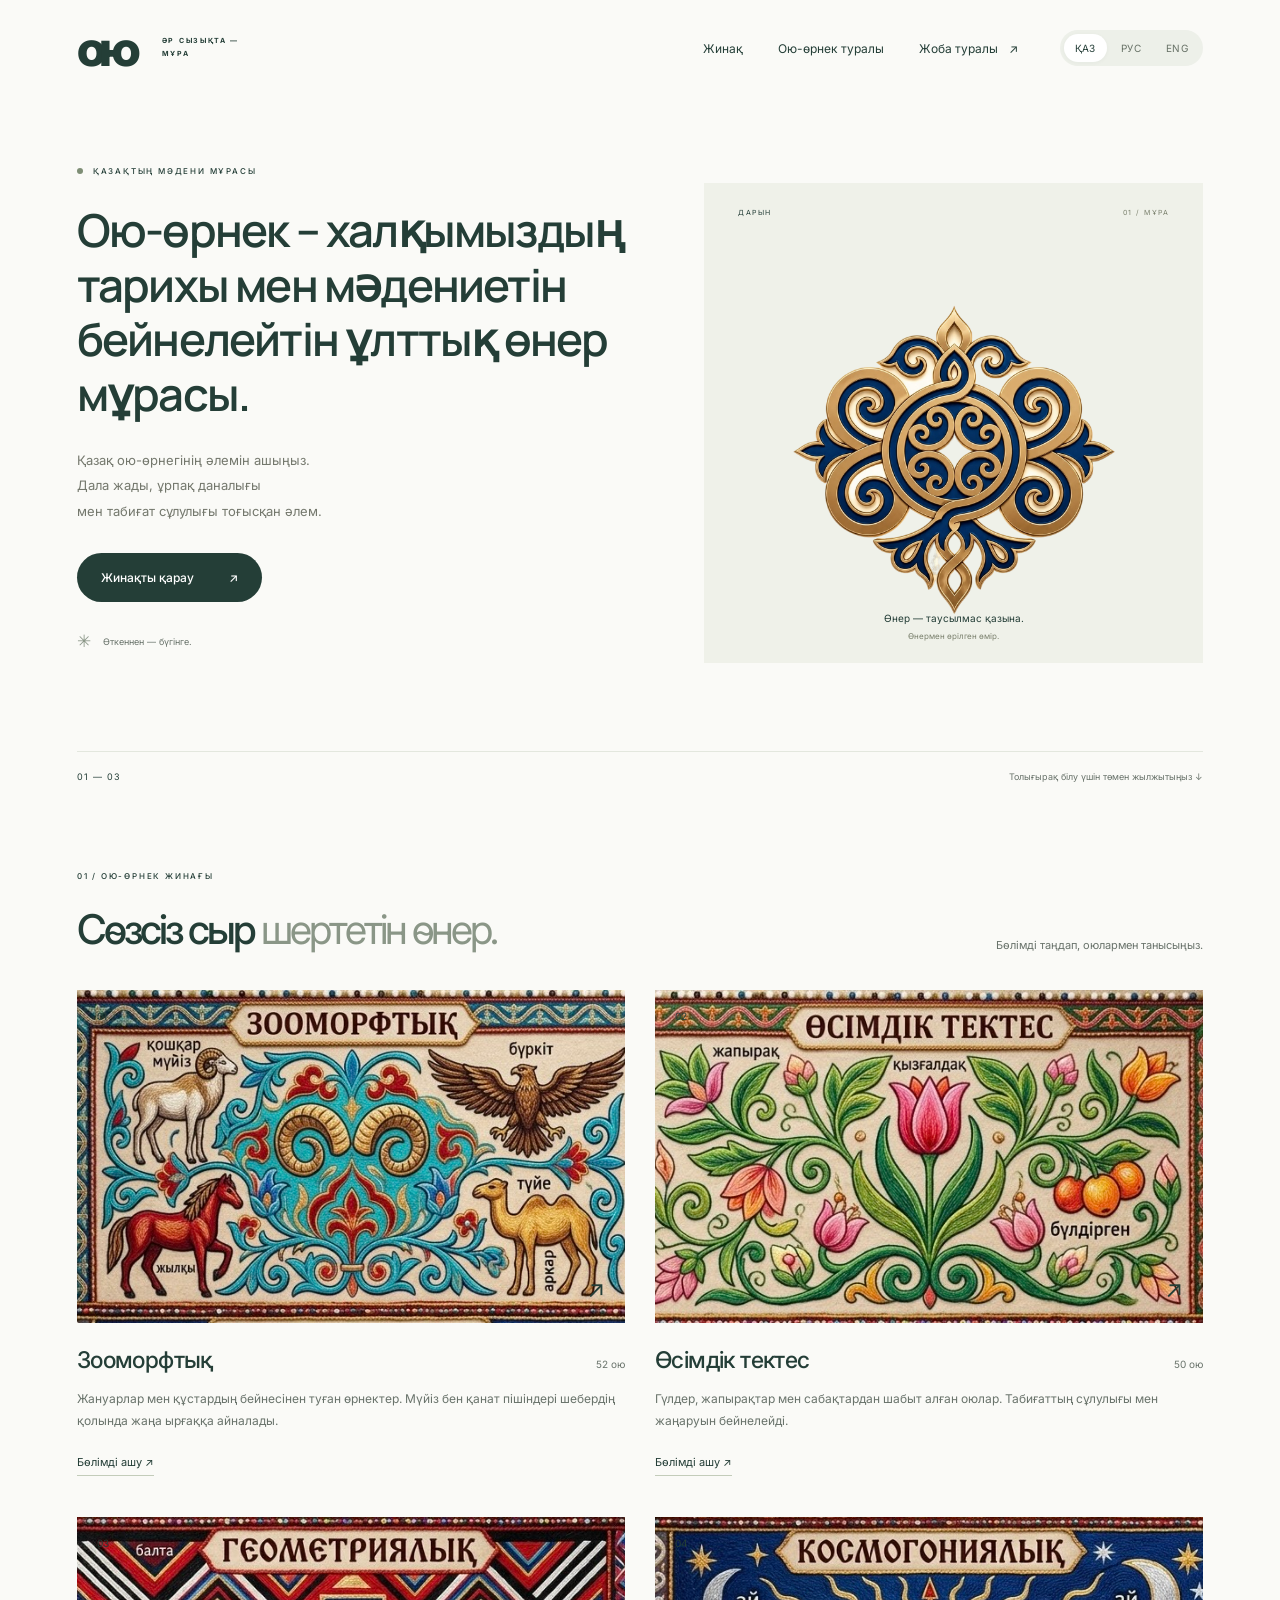
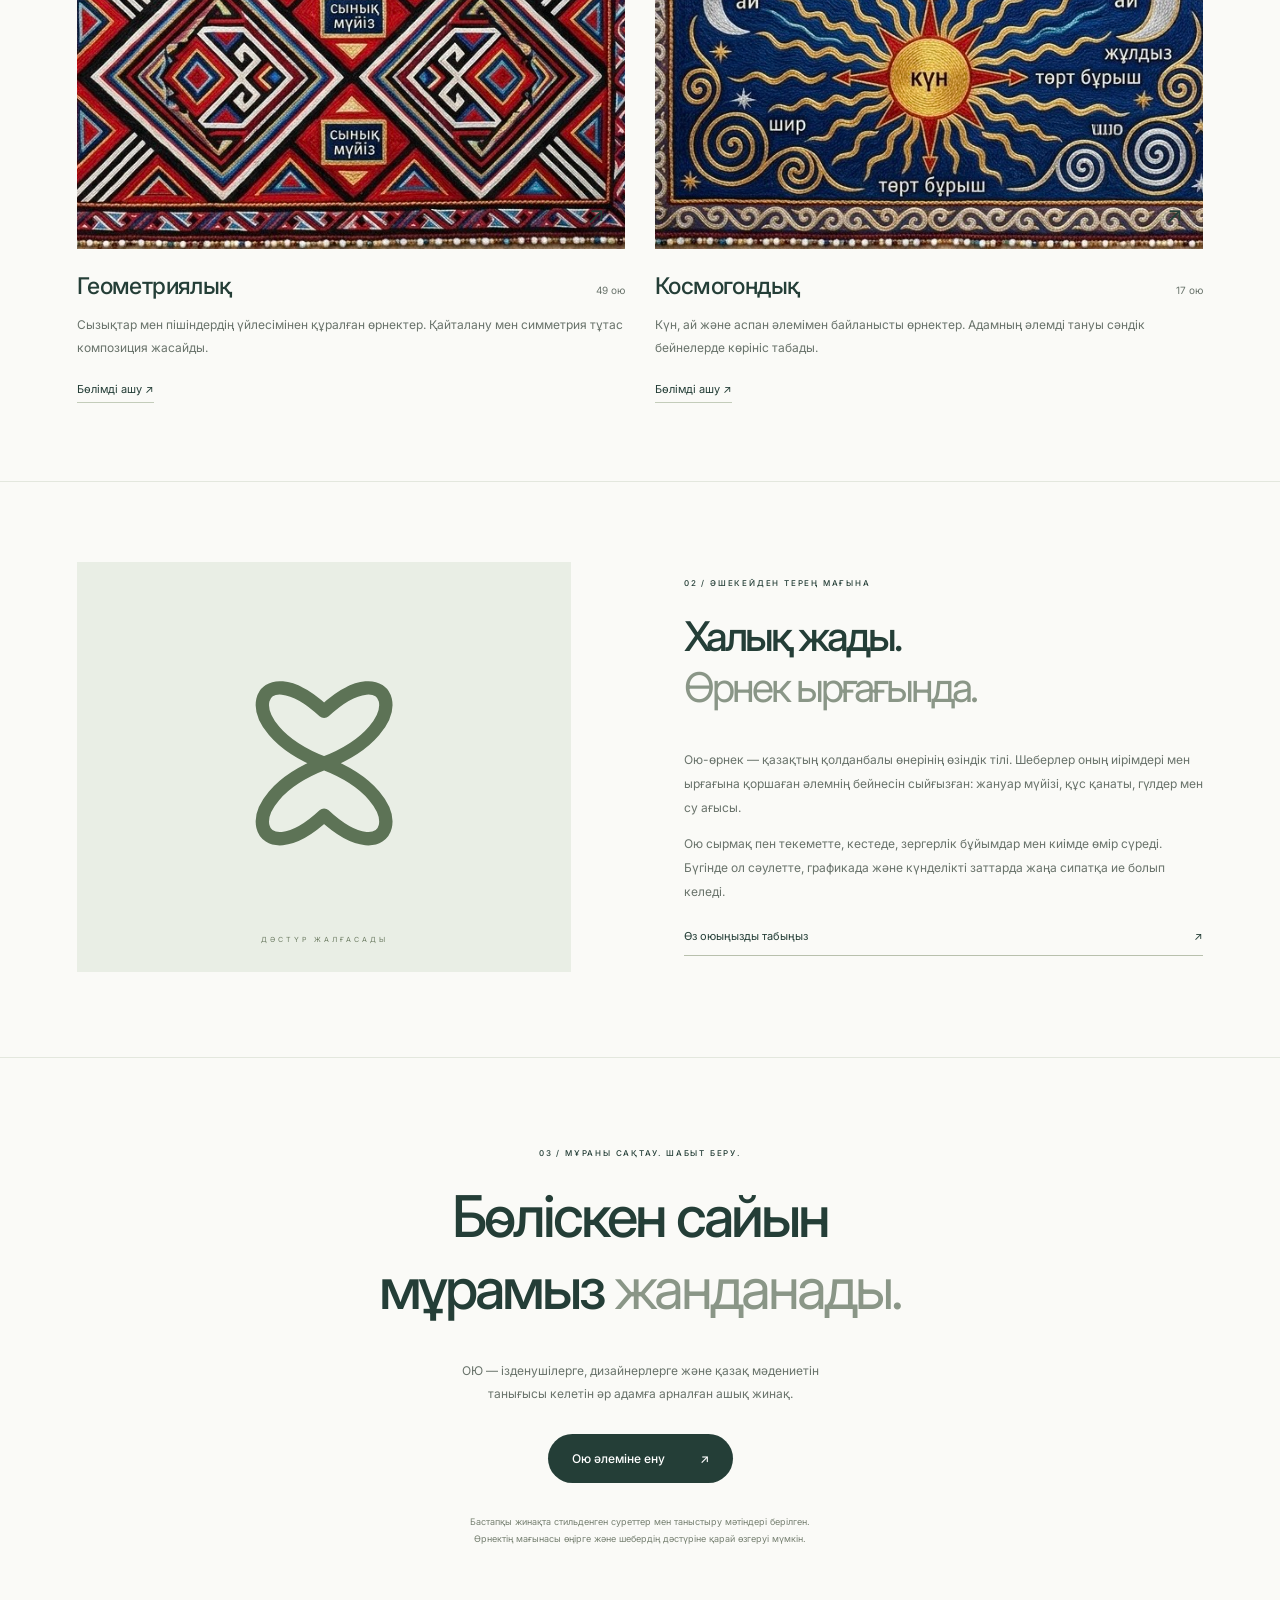
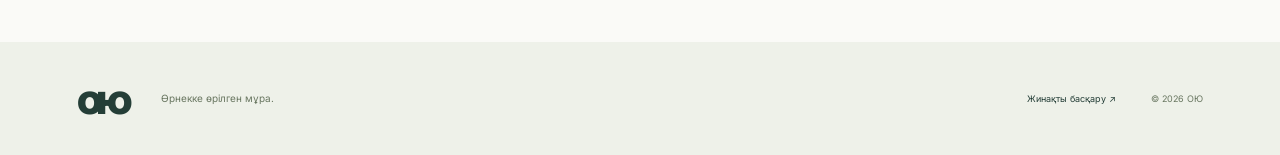
<file: index.html>
<!DOCTYPE html><html lang="kk"><head><meta charset="utf-8"><meta name="viewport" content="width=device-width,initial-scale=1"><meta name="theme-color" content="#183e39"><meta name="description" content="Ою — қазақ ою-өрнектерінің жинағы. Тарихын, мағынасын және қолданылуын таныңыз."><title>ОЮ — ұлттық мұраның ізі</title><link rel="stylesheet" href="assets/style.css?v=20261119-2"><link rel="stylesheet" href="assets/minimal.css"><link rel="stylesheet" href="assets/pages.css"></head><body>
<header class="header"><a class="logo" href="#">ою<span>ӘР СЫЗЫҚТА — МҰРА</span></a><nav aria-label="Негізгі мәзір"><a href="#collection">Жинақ</a><a href="#story">Ою-өрнек туралы</a><a href="#project">Жоба туралы <span>↗</span></a></nav><nav class="language-switch" aria-label="Тіл / Язык"><a href="?lang=kk" lang="kk" hreflang="kk" aria-current="true">ҚАЗ</a><a href="?lang=ru" lang="ru" hreflang="ru">РУС</a><a href="?lang=en" lang="en">ENG</a></nav><a class="header-cta" href="#collection">Танысу <span>↗</span></a></header>
<main><section class="hero"><div class="hero-copy"><div class="eyebrow"><i></i> ҚАЗАҚТЫҢ МӘДЕНИ МҰРАСЫ</div><h1 class="hero-quote">Ою-өрнек – халқымыздың тарихы мен мәдениетін бейнелейтін ұлттық өнер мұрасы.</h1><p>Қазақ ою-өрнегінің әлемін ашыңыз.<br>Дала жады, ұрпақ даналығы<br>мен табиғат сұлулығы тоғысқан әлем.</p><a class="button" href="#collection">Жинақты қарау <span>↗</span></a><div class="hero-note"><span>✳</span> Өткеннен — бүгінге.</div></div><div class="hero-art"><div class="art-caption">ҚОШҚАР МҮЙІЗ <span>01 / МҰРА</span></div><div class="medallion"><img src="assets/oyu-hero.png?v=20261119-2" alt="Көк түсті қазақ ою-өрнегі"></div><div class="art-bottom"><span>Өнер — таусылмас қазына.</span><span>Өнермен өрілген өмір.</span></div></div><div class="hero-index">01 — 03 <span>Толығырақ білу үшін төмен жылжытыңыз ↓</span></div></section>
<div class="ticker" aria-hidden="true"><span>ҰЛТТЫҚ МҰРА</span> ✳ <span>ӨРНЕКТЕГІ ӨНЕР</span> ✳ <span>ДАЛА ДАУЫСЫ</span> ✳ <span>ЖАЛҒАСҚАН ДӘСТҮР</span> ✳ <span>ҰЛТТЫҚ МҰРА</span></div>
<section class="collection section" id="collection">
<div class="section-top"><div><div class="eyebrow">01 / ОЮ-ӨРНЕК ЖИНАҒЫ</div><h2>Сөзсіз сыр <em>шертетін өнер.</em></h2></div><p>Бөлімді таңдап, оюлармен танысыңыз.</p></div>
<div class="section-cards"><a class="section-card" href="section.html?id=animals&lang=kk"><div class="section-cover"><img src="assets/sections/animals.svg" alt="Жануар тектес" loading="lazy"><span>01</span><span class="section-arrow">↗</span></div><div class="section-card-title"><h3>Жануар тектес</h3><span>0 ою</span></div><p>Жануарлар мен құстардың бейнесінен туған өрнектер. Мүйіз бен қанат пішіндері шебердің қолында жаңа ырғаққа айналады.</p><span class="section-card-link">Бөлімді ашу ↗</span></a>
<a class="section-card" href="section.html?id=plants&lang=kk"><div class="section-cover"><img src="assets/sections/plants.svg" alt="Өсімдік тектес" loading="lazy"><span>02</span><span class="section-arrow">↗</span></div><div class="section-card-title"><h3>Өсімдік тектес</h3><span>0 ою</span></div><p>Гүлдер, жапырақтар мен сабақтардан шабыт алған оюлар. Табиғаттың сұлулығы мен жаңаруын бейнелейді.</p><span class="section-card-link">Бөлімді ашу ↗</span></a>
<a class="section-card" href="section.html?id=geometry&lang=kk"><div class="section-cover"><img src="assets/sections/geometry.svg" alt="Геометриялық" loading="lazy"><span>03</span><span class="section-arrow">↗</span></div><div class="section-card-title"><h3>Геометриялық</h3><span>0 ою</span></div><p>Сызықтар мен пішіндердің үйлесімінен құралған өрнектер. Қайталану мен симметрия тұтас композиция жасайды.</p><span class="section-card-link">Бөлімді ашу ↗</span></a>
<a class="section-card" href="section.html?id=cosmos&lang=kk"><div class="section-cover"><img src="assets/sections/cosmos.svg" alt="Ғарыштық" loading="lazy"><span>04</span><span class="section-arrow">↗</span></div><div class="section-card-title"><h3>Ғарыштық</h3><span>0 ою</span></div><p>Күн, ай және аспан әлемімен байланысты өрнектер. Адамның әлемді тануы сәндік бейнелерде көрініс табады.</p><span class="section-card-link">Бөлімді ашу ↗</span></a>
</div></section><section class="story section" id="story"><div class="story-art"><svg viewBox="-85 -10 170 155" fill="none" aria-hidden="true"><g stroke="currentColor" stroke-width="9" stroke-linecap="round" stroke-linejoin="round"><path d="M0 65 C-65 40 -45 -12 0 30 C45 -12 65 40 0 65 C65 90 45 142 0 100 C-45 142 -65 90 0 65 Z" /></g></svg><span>ДӘСТҮР ЖАЛҒАСАДЫ</span></div><div class="story-copy"><div class="eyebrow">02 / ӘШЕКЕЙДЕН ТЕРЕҢ МАҒЫНА</div><h2>Халық жады.<br><em>Өрнек ырғағында.</em></h2><p>Ою-өрнек — қазақтың қолданбалы өнерінің өзіндік тілі. Шеберлер оның иірімдері мен ырғағына қоршаған әлемнің бейнесін сыйғызған: жануар мүйізі, құс қанаты, гүлдер мен су ағысы.</p><p>Ою сырмақ пен текеметте, кестеде, зергерлік бұйымдар мен киімде өмір сүреді. Бүгінде ол сәулетте, графикада және күнделікті заттарда жаңа сипатқа ие болып келеді.</p><a href="#collection" class="text-link">Өз оюыңызды табыңыз <span>↗</span></a></div></section>
<section class="project section" id="project"><div class="eyebrow">03 / МҰРАНЫ САҚТАУ. ШАБЫТ БЕРУ.</div><h2>Бөліскен сайын<br>мұрамыз <em>жанданады.</em></h2><p>ОЮ — ізденушілерге, дизайнерлерге және қазақ мәдениетін<br>танығысы келетін әр адамға арналған ашық жинақ.</p><a class="button" href="#collection">Ою әлеміне ену <span>↗</span></a><small>Бастапқы жинақта стильденген суреттер мен таныстыру мәтіндері берілген.<br>Өрнектің мағынасы өңірге және шебердің дәстүріне қарай өзгеруі мүмкін.</small></section></main>
<footer><a class="logo" href="#">ою</a><p>Өрнекке өрілген мұра.</p><a href="admin.html">Жинақты басқару ↗</a><span>© 2026 ОЮ</span></footer>
<script src="assets/catalog.js"></script><script src="assets/templates.js?v=20261120-2"></script><script src="assets/i18n-en.js"></script><script src="assets/github.js"></script><script src="assets/editor-languages.js"></script><script src="assets/static.js"></script></body></html>
</file>
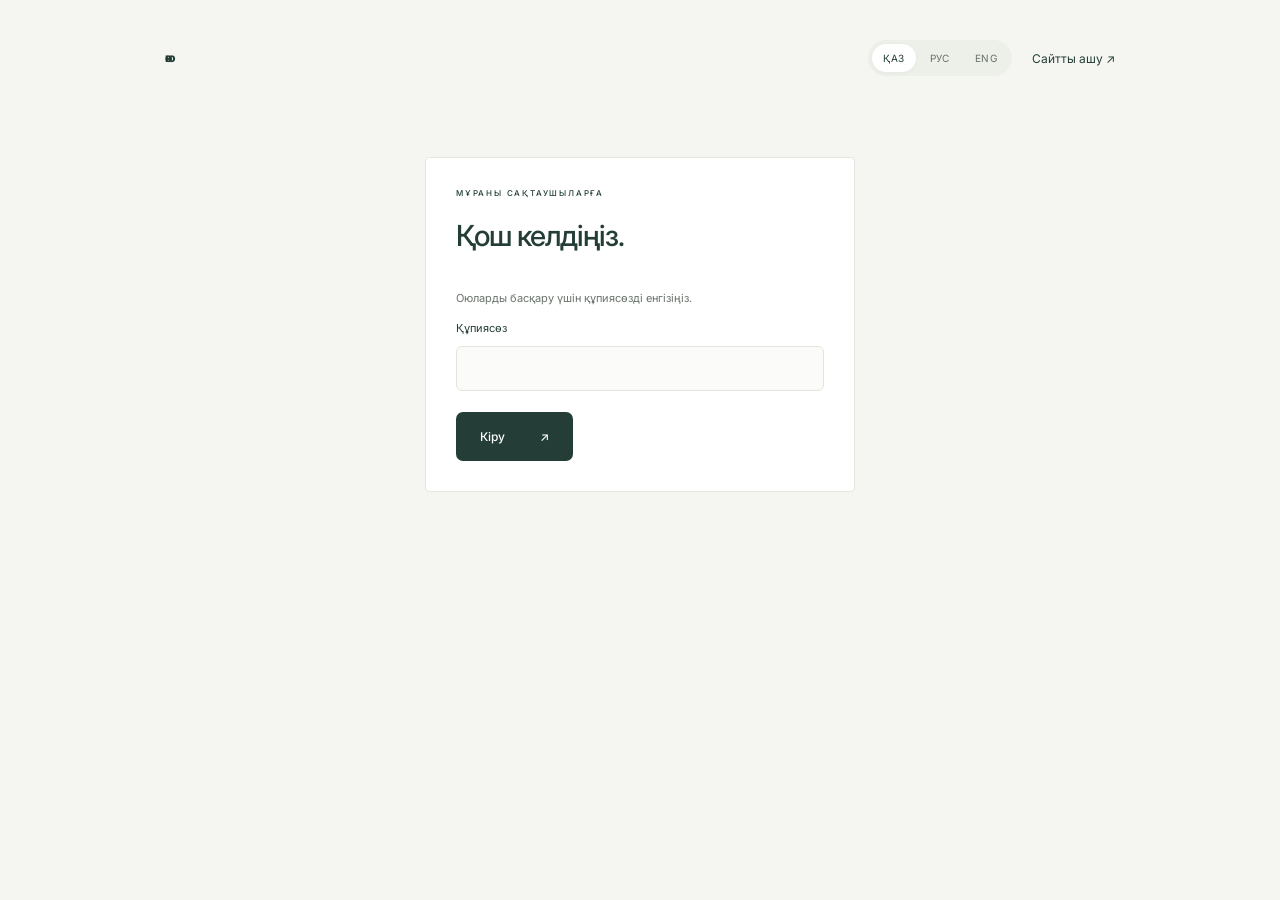
<file: admin.html>
<!DOCTYPE html><html lang="kk"><head><meta charset="utf-8"><meta name="viewport" content="width=device-width,initial-scale=1"><meta name="robots" content="noindex,nofollow"><title>ОЮ — жинақты басқару</title><link rel="stylesheet" href="assets/style.css"><link rel="stylesheet" href="assets/minimal.css"><link rel="stylesheet" href="assets/admin.css"></head><body class="admin-app">
<main class="admin-body"><header class="admin-head"><a href="index.html" class="logo">ою</a><div class="admin-top-actions"><nav class="language-switch" aria-label="Тіл / Язык"><a href="?lang=kk&view=auth&section=animals" lang="kk" hreflang="kk" aria-current="true">ҚАЗ</a><a href="?lang=ru&view=auth&section=animals" lang="ru" hreflang="ru">РУС</a><a href="?lang=en" lang="en">ENG</a></nav><a href="index.html">Сайтты ашу ↗</a></div></header><section class="panel auth"><div class="eyebrow">МҰРАНЫ САҚТАУШЫЛАРҒА</div><h2 style="margin-top:20px">Қош келдіңіз.</h2><p class="subtle">Оюларды басқару үшін құпиясөзді енгізіңіз.</p><form method="post"><input type="hidden" name="csrf" value="fe5e988f0344731fb3127a880770a74e2294e4725029a79d"><input type="hidden" name="action" value="login"><label class="field">Құпиясөз<input type="password" name="password" required autocomplete="current-password"></label><button class="button">Кіру <span>↗</span></button></form></section>
</main><script src="assets/catalog.js"></script><script src="assets/templates.js?v=20261104-kk2"></script><script src="assets/i18n-en.js"></script><script src="assets/github-config.js"></script><script src="assets/github.js"></script><script src="assets/editor-languages.js"></script><script src="assets/static.js?v=20261104-config1"></script></body></html>
</file>
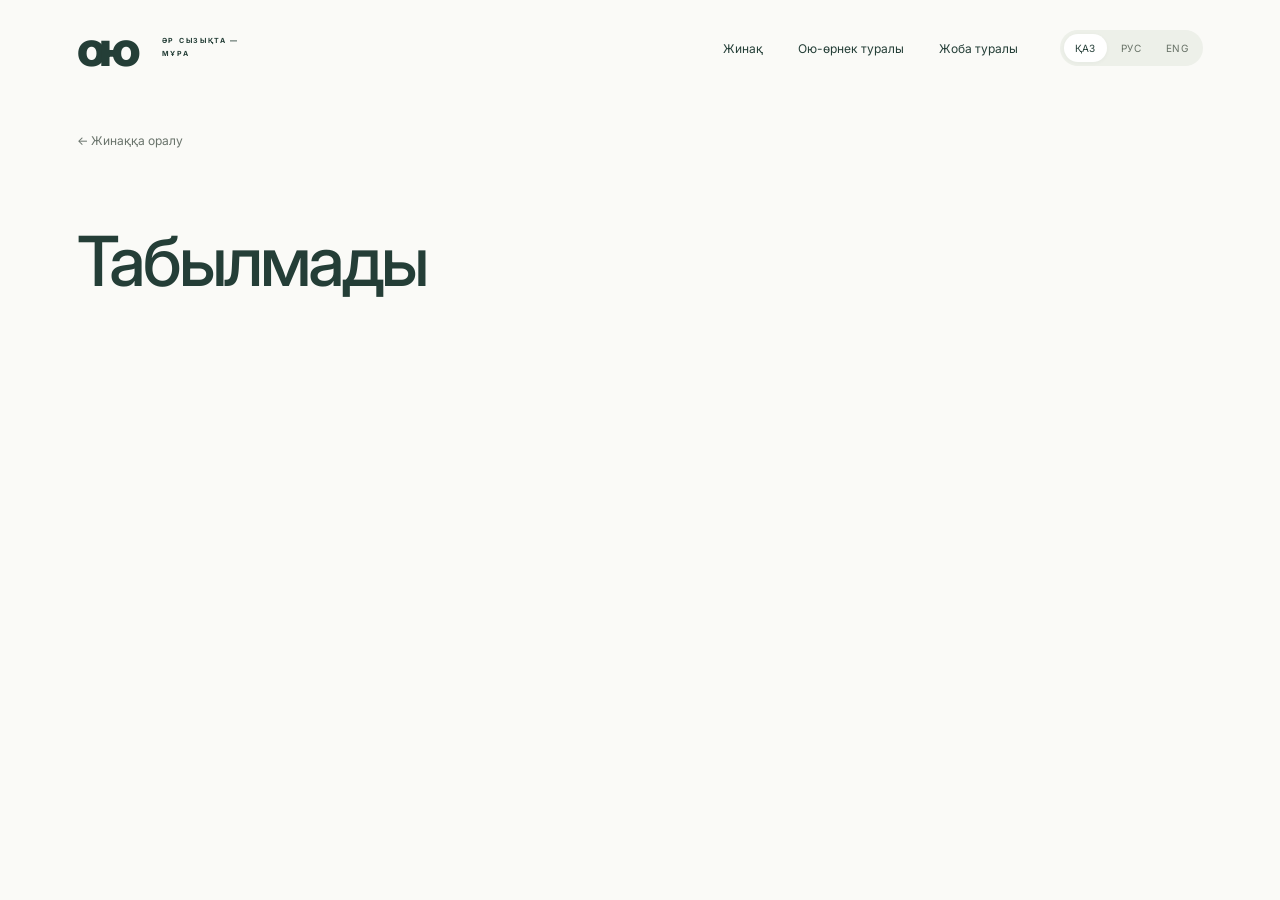
<file: ornament.html>
<!DOCTYPE html><html lang="kk"><head><meta charset="utf-8"><meta name="viewport" content="width=device-width,initial-scale=1"><title>__NAME__ — ОЮ</title><meta name="description" content="__DESCRIPTION__"><link rel="stylesheet" href="assets/style.css"><link rel="stylesheet" href="assets/minimal.css"><link rel="stylesheet" href="assets/pages.css"></head><body><main class="section"><p>Жүктелуде…</p></main><script src="assets/catalog.js"></script><script src="assets/templates.js?v=20261104-kk2"></script><script src="assets/i18n-en.js"></script><script src="assets/github.js"></script><script src="assets/editor-languages.js"></script><script src="assets/static.js"></script></body></html>
</file>
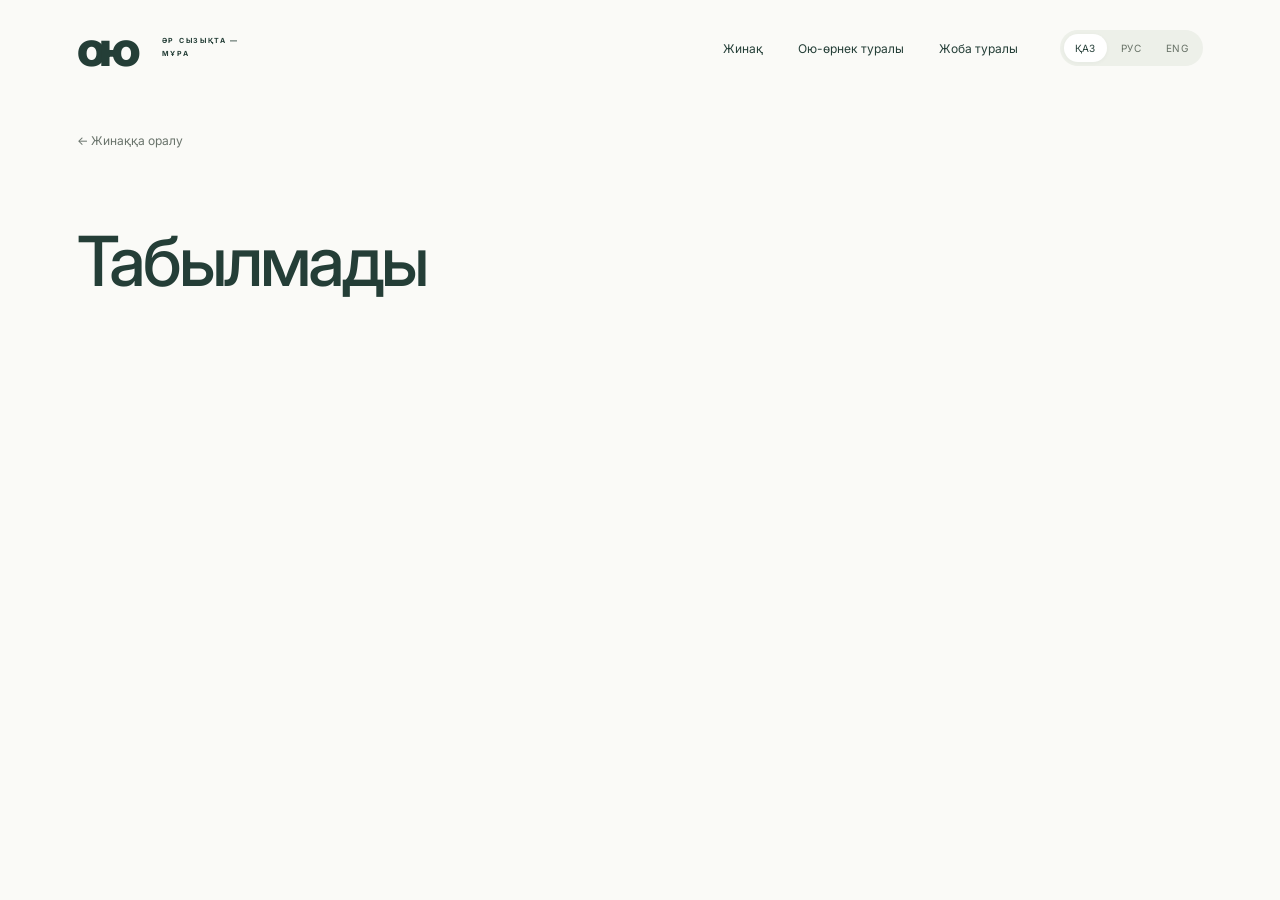
<file: section.html>
<!DOCTYPE html><html lang="kk"><head><meta charset="utf-8"><meta name="viewport" content="width=device-width,initial-scale=1"><title>Жануар тектес — ОЮ</title><meta name="description" content="Жануарлар мен құстардың бейнесінен туған өрнектер. Мүйіз бен қанат пішіндері шебердің қолында жаңа ырғаққа айналады."><link rel="stylesheet" href="assets/style.css"><link rel="stylesheet" href="assets/minimal.css"><link rel="stylesheet" href="assets/pages.css"></head><body><main class="section"><p>Жүктелуде…</p></main><script src="assets/catalog.js"></script><script src="assets/templates.js?v=20261104-kk2"></script><script src="assets/i18n-en.js"></script><script src="assets/github.js"></script><script src="assets/editor-languages.js"></script><script src="assets/static.js"></script></body></html>
</file>
<file: assets/style.css>
@import url('https://fonts.googleapis.com/css2?family=Manrope:wght@400;500;600;700;800&family=Playfair+Display:ital,wght@0,500;0,600;0,700;1,500;1,600&display=swap');
:root{--paper:#f6f3eb;--ink:#203f38;--muted:#777a6d;--line:#dcded1;--rust:#ad5037;--green:#203f38}*{box-sizing:border-box}html{scroll-behavior:smooth;scroll-padding-top:30px}body{margin:0;background:var(--paper);color:var(--ink);font-family:Manrope,Arial,sans-serif;font-size:14px}button,input,textarea,select{font:inherit}button,a,input,textarea,select{-webkit-tap-highlight-color:transparent}button,a{touch-action:manipulation}a{color:inherit;text-decoration:none}button{cursor:pointer}button:focus-visible,a:focus-visible,input:focus-visible,textarea:focus-visible,select:focus-visible{outline:3px solid #be7947;outline-offset:4px}[hidden]{display:none!important}.header{height:110px;max-width:1440px;margin:auto;padding:0 6%;display:flex;align-items:center;justify-content:space-between;border-bottom:1px solid var(--line)}.logo{font-size:56px;line-height:1;font-weight:800;letter-spacing:-7px;display:flex;align-items:center;gap:28px}.logo span{font-size:8px;font-weight:700;letter-spacing:2px;max-width:105px;line-height:1.8}.header nav{display:flex;gap:35px;font-size:12px}.header nav a:hover,.text-link:hover{color:var(--rust)}.header nav span{margin-left:8px}.header-cta{padding:12px 18px;border:1px solid #b4bbaa;border-radius:5px;font-size:12px}.header-cta span{margin-left:24px}.hero{max-width:1440px;margin:auto;padding:70px 6% 0;display:grid;grid-template-columns:1.1fr 1fr;gap:45px}.eyebrow{font-size:9px;font-weight:800;letter-spacing:2px;display:flex;align-items:center;gap:10px}.eyebrow i{width:6px;height:6px;background:var(--rust);border-radius:50%}h1,h2,h3,p{margin-top:0}h1,h2{font-family:'Playfair Display',Georgia,serif;font-weight:500;letter-spacing:-2px}h1{font-size:clamp(52px,5.6vw,84px);line-height:1.12;margin:27px 0}h1 em,h2 em{font-weight:500;color:var(--rust)}.hero-copy>p{line-height:1.9;color:#74786d;font-size:14px;margin-bottom:29px}.button{display:inline-flex;align-items:center;justify-content:space-between;gap:42px;background:var(--green);color:#fff;padding:19px 24px;border:0;border-radius:4px;font-size:12px}.button:hover{background:#315a4c}.hero-note{display:flex;gap:12px;align-items:center;margin:29px 0;font-size:10px;color:var(--muted)}.hero-note span{font-size:24px;color:var(--rust)}.hero-art{position:relative;background:#e8e8dc;min-height:480px;border-radius:140px 140px 4px 4px;display:flex;align-items:center;justify-content:center;overflow:hidden;background-image:radial-gradient(#abb09933 .7px,transparent .7px);background-size:5px 5px}.art-caption{position:absolute;top:40px;left:34px;right:34px;font-size:8px;letter-spacing:1.5px;display:flex;justify-content:space-between;z-index:2}.art-caption span{color:#7a806d}.medallion{width:350px;height:350px;position:relative;border:1px solid #a1aa8b80;border-radius:50%;outline:1px solid #a1aa8b50;outline-offset:15px;transform:rotate(45deg);color:var(--ink)}.medallion:after{content:'';position:absolute;inset:20px;border:1px solid #9da88e70;border-radius:50%}.horn{position:absolute;width:44%;height:49%;left:28%;top:1%;transform-origin:50% 100%}.horn svg{width:100%;height:100%}.h1{transform:rotate(90deg)}.h2{transform:rotate(180deg)}.h3{transform:rotate(270deg)}.medallion-center{position:absolute;left:44%;top:42%;font-size:43px;color:var(--rust)}.art-bottom{position:absolute;bottom:25px;text-align:center;display:grid;gap:7px;font-size:12px}.art-bottom span+span{font-size:8px;color:#7a806d}.hero-index{grid-column:1/-1;display:flex;justify-content:space-between;border-top:1px solid var(--line);padding:19px 0 22px;font-size:9px;letter-spacing:1px}.hero-index span{color:var(--muted);letter-spacing:0}.ticker{background:var(--green);color:#b6c2a5;white-space:nowrap;overflow:hidden;padding:22px 0;display:flex;align-items:center;justify-content:space-around;gap:40px;font-size:24px}.ticker span{font-size:10px;letter-spacing:3px;flex-shrink:0}.section{max-width:1440px;margin:auto;padding:84px 6%}.section-top{display:flex;justify-content:space-between;align-items:flex-end;gap:24px}h2{font-size:clamp(32px,3.2vw,48px);line-height:1.22;margin:20px 0 30px}.section-top>p{font-size:11px;color:var(--muted);line-height:1.9;margin-bottom:34px}.collection-tools{display:flex;justify-content:space-between;gap:18px;margin:12px 0 24px}.filters{display:flex;gap:7px;flex-wrap:wrap}.filter{border:1px solid var(--line);padding:10px 14px;background:transparent;border-radius:4px;color:#777c6e;font-size:10px}.filter.active{background:var(--green);border-color:var(--green);color:white}.search{display:flex;align-items:center;gap:10px;border-bottom:1px solid #bfc4b6;min-width:180px}.search span{font-size:25px}.search input{border:0;background:none;width:150px;padding:10px 0;font-size:11px;outline-offset:0}.results-label{display:flex;justify-content:space-between;font-size:9px;color:var(--muted);padding:0 0 16px}.results-label span+span{font-size:8px;letter-spacing:1.5px}.grid{display:grid;grid-template-columns:repeat(3,1fr);gap:35px 25px}.ornament-card{padding:0;border:0;text-align:left;color:inherit;background:transparent;min-width:0}.card-art{height:270px;border-radius:5px;position:relative;display:flex;align-items:center;justify-content:center;overflow:hidden;transition:transform .25s}.ornament-card:hover .card-art{transform:translateY(-5px)}.terracotta{background:#eaded1;color:#a54d35}.teal{background:#dfe5dc;color:#27554b}.olive{background:#e7e8d8;color:#7a8051}.sand{background:#ede4d5;color:#aa8051}.card-art>svg{width:49%;height:62%;transition:transform .35s}.ornament-card:hover svg{transform:scale(1.07)}.card-art img{width:100%;height:100%;object-fit:contain;padding:25px}.card-number{position:absolute;top:18px;left:20px;font-size:9px;opacity:.6}.card-open{position:absolute;right:17px;bottom:16px;width:28px;height:28px;border:1px solid currentColor;border-radius:50%;display:grid;place-items:center;font-size:16px;opacity:.7}.card-info{display:flex;justify-content:space-between;align-items:center;padding:18px 0;border-bottom:1px solid var(--line);gap:8px}.card-info h3{font-size:17px;margin:0 0 6px;font-weight:600}.card-info p{font-size:10px;color:var(--muted);margin:0}.card-info>span{font-size:8px;border:1px solid var(--line);padding:6px;border-radius:3px;color:var(--muted)}.collection-foot{margin:32px 0 0;font-size:10px;color:var(--muted);display:flex;justify-content:space-between;align-items:center}.collection-foot span{font-size:25px;color:var(--rust)}#empty{padding:50px 10px;text-align:center;color:var(--muted)}.story{display:grid;grid-template-columns:1fr 1.05fr;gap:8%;border-top:1px solid var(--line);align-items:center}.story-art{min-height:410px;background:var(--green);color:#c2c5a2;border-radius:4px 120px 4px 4px;display:flex;align-items:center;justify-content:center;position:relative;background-image:repeating-linear-gradient(45deg,transparent,transparent 18px,#ffffff05 19px,#ffffff05 20px)}.story-art>svg{width:62%;height:280px}.story-art>span{position:absolute;bottom:28px;font-size:8px;letter-spacing:3px}.story-copy>p{font-size:12px;line-height:1.95;color:var(--muted)}.text-link{margin-top:25px;display:flex;justify-content:space-between;border-bottom:1px solid #b8c0ad;padding-bottom:12px;font-size:11px}.project{text-align:center;border-top:1px solid var(--line);position:relative}.project .eyebrow{justify-content:center}.project h2{font-size:clamp(40px,4.5vw,65px)}.project p{line-height:1.9;color:var(--muted);font-size:12px;margin-bottom:28px}.project small{display:block;font-size:9px;line-height:1.9;color:var(--muted);margin-top:30px}footer{background:var(--green);color:#e6e8db;padding:34px 6%;display:flex;align-items:center;gap:35px}footer .logo{font-size:43px}footer p{margin:0;font-size:10px;color:#b9c2b0}footer>a:not(.logo){font-size:10px;margin-left:auto}footer>span{font-size:9px;color:#b9c2b0}dialog{background:var(--paper);border:0;border-radius:9px;padding:0;width:min(820px,92vw);max-height:90dvh;color:var(--ink)}dialog::backdrop{background:#102c27b5;backdrop-filter:blur(5px)}.close{position:absolute;right:14px;top:14px;z-index:3;border:0;border-radius:50%;width:35px;height:35px;background:var(--paper);font-size:25px;color:var(--ink)}#detail-content{display:grid;grid-template-columns:.8fr 1fr}#detail-content>.card-art{height:100%;min-height:400px;border-radius:0}.detail-body{padding:40px 30px}.detail-body>div{font-size:10px;letter-spacing:1px;color:var(--rust)}.detail-body h2{font-size:34px;margin:15px 0}.detail-body p{font-size:12px;line-height:1.9;color:#74786d}.detail-body h3{font-size:13px;margin-top:25px}.admin-body{max-width:1100px;margin:0 auto;padding:40px 25px}.admin-head{display:flex;justify-content:space-between;gap:20px;align-items:center;margin-bottom:40px}.admin-head h1{font-size:40px;margin:0}.admin-head a{font-size:12px}.panel{background:#fffdf6;border:1px solid var(--line);border-radius:8px;padding:30px}.auth{max-width:460px;margin:9vh auto}.panel h2{font-size:29px;margin-top:0}.field{display:grid;gap:8px;margin-bottom:18px;font-size:12px}.field input,.field textarea,.field select{width:100%;border:1px solid #cdd1c2;border-radius:4px;padding:12px;background:var(--paper);color:var(--ink)}.field textarea{min-height:100px;resize:vertical}.admin-layout{display:grid;grid-template-columns:1.15fr 1fr;gap:25px;align-items:start}.field-row{display:grid;grid-template-columns:1fr 1fr;gap:16px}.notice{padding:15px;background:#e3e9d8;margin:20px 0;border-radius:4px;font-size:13px}.error{background:#f2dfd5}.admin-item{display:flex;align-items:center;gap:15px;padding:16px 0;border-bottom:1px solid var(--line)}.admin-item>svg,.admin-item>img{width:50px;height:50px;object-fit:contain}.admin-item>div{flex:1}.admin-item strong{display:block;font-size:14px}.admin-item small{font-size:10px;color:var(--muted)}.admin-item a,.delete{font-size:11px}.delete{background:none;border:0;color:#a34935;padding:6px}.subtle{font-size:11px;color:var(--muted);line-height:1.8}.logout{border:0;background:transparent;color:var(--rust);font-size:12px}.admin-preview{max-height:120px;max-width:100%}.admin-top-actions{display:flex;gap:20px;align-items:center}
@media(min-width:1500px){.hero-art{min-height:540px}.card-art{height:300px}}@media(max-width:1000px){.header{padding:0 5%;height:90px}.logo span{display:none}.header nav{gap:22px}.hero{padding:45px 5% 0;gap:28px}.hero-art{min-height:430px}.medallion{width:280px;height:280px}.art-caption{left:24px;right:24px;font-size:7px}.section{padding:65px 5%}.collection-tools{flex-wrap:wrap}.search{width:100%}.search input{width:100%}.grid{gap:25px 18px}.card-art{height:220px}.card-info{align-items:flex-start;flex-direction:column}.story{gap:6%}.story-art{min-height:370px}footer{gap:20px}}@media(max-width:640px){.header{height:80px}.logo{font-size:45px}.header nav{gap:16px;font-size:10px}.header nav a:last-child{display:none}.header-cta{font-size:10px;padding:10px}.header-cta span{margin-left:8px}.hero{grid-template-columns:1fr;padding-top:35px;gap:20px}.hero-copy h1{font-size:58px}.eyebrow{font-size:8px;letter-spacing:1.4px}.hero-copy>p{font-size:13px}.hero-note{margin:20px 0 8px}.hero-art{min-height:380px;border-radius:100px 100px 4px 4px}.medallion{width:270px;height:270px}.hero-index{font-size:8px}.ticker{padding:17px 0;justify-content:flex-start;gap:25px}.ticker span{font-size:8px}.section{padding:50px 5%}.section-top{display:block}.section-top h2{font-size:35px;margin-bottom:18px}.section-top>p{margin-bottom:24px}.filters{gap:6px}.filter{font-size:9px;padding:10px}.results-label span+span{font-size:6px;letter-spacing:.7px}.grid{grid-template-columns:repeat(2,1fr);gap:25px 13px}.card-art{height:190px}.card-art>svg{width:64%}.card-info h3{font-size:14px}.card-info{padding:12px 0;gap:10px}.card-info>span{font-size:7px}.card-number{left:12px;top:12px}.card-open{width:23px;height:23px;bottom:12px;right:12px}.collection-foot{font-size:9px}.story{grid-template-columns:1fr;gap:30px}.story-art{min-height:310px}.story-art>svg{height:230px}.story h2{font-size:40px}.project p br{display:none}.project h2{font-size:42px}.project small{font-size:8px}footer{flex-wrap:wrap;gap:20px;padding:30px 5%}footer p{width:calc(100% - 80px)}footer>a:not(.logo){margin-left:0}footer>span{margin-left:auto}#detail-content{grid-template-columns:1fr}#detail-content>.card-art{min-height:230px;height:230px}#detail-content>.card-art svg{width:140px}.detail-body{padding:25px}.admin-head{align-items:flex-start}.admin-head h1{font-size:28px}.admin-top-actions{flex-direction:column;gap:10px}.admin-layout{grid-template-columns:1fr}.panel{padding:22px}.field-row{grid-template-columns:1fr;gap:0}.admin-item{gap:8px}.admin-item strong{font-size:12px}}@media(prefers-reduced-motion:reduce){html{scroll-behavior:auto}*,*:before,*:after{transition:none!important}}

/* Hero artwork and updated quotation */
.hero-copy .hero-quote{font-family:Manrope,Arial,sans-serif;font-size:clamp(34px,3.55vw,54px);font-weight:600;letter-spacing:-1.8px;line-height:1.2;margin:27px 0}
.medallion{width:min(70%,420px);height:auto;aspect-ratio:1;border:0;outline:0;transform:none;display:grid;place-items:center}
.medallion:after{display:none}
.medallion img{display:block;width:100%;height:100%;object-fit:contain}
@media(max-width:1000px){.hero-copy .hero-quote{font-size:clamp(32px,4.5vw,44px)}}
@media(max-width:640px){.hero-copy .hero-quote{font-size:clamp(37px,10vw,48px);letter-spacing:-1.2px}.medallion{width:min(78%,350px)}}
</file>
<file: assets/minimal.css>
/* Quiet, contemporary presentation. Ornaments remain the visual focus. */
@import url('https://fonts.googleapis.com/css2?family=Inter:wght@400;500;600;700&display=swap');
.section-catalog{gap:0!important}.catalog-group{border-bottom:1px solid var(--line)}.catalog-group-head{cursor:pointer;list-style:none;margin:0!important;padding:28px 0!important;border-top:0!important;align-items:flex-start}.catalog-group-head::-webkit-details-marker{display:none}.catalog-group-head:focus-visible{outline:2px solid #7e8e75;outline-offset:6px}.catalog-group-head:hover h3{color:#718369}.group-toggle{font-size:24px;font-weight:400;width:25px;line-height:1;text-align:center;flex-shrink:0;color:#70806a}.catalog-group[open]>.catalog-group-head .group-toggle{transform:rotate(45deg)}.group-content{padding:0 0 35px 40px}.section-search{max-width:320px;border-bottom:1px solid var(--line)!important;margin:0 0 15px}.section-search input{width:100%}.section-results{font-size:10px;color:var(--muted);margin-bottom:18px}.section-results:empty{display:none}.catalog-group-head p{max-width:650px}.catalog-group:not([open])>.group-content{display:none}
@media(max-width:640px){.catalog-group-head{padding:23px 0!important;gap:10px!important}.group-content{padding:0 0 28px}.group-toggle{font-size:22px;width:18px}.catalog-group-head .group-count{font-size:8px}.catalog-group-head h3{margin-bottom:8px}.catalog-group-head p{font-size:10px!important}.section-search{max-width:100%}}
.section-catalog{display:grid;gap:58px}.catalog-group{scroll-margin-top:30px}.catalog-group-head{display:flex;gap:20px;align-items:flex-start;margin-bottom:25px;padding-top:24px;border-top:1px solid var(--line)}.group-number{font-size:10px;color:var(--muted);padding-top:7px}.catalog-group-head>div{flex:1}.catalog-group-head h3{font-size:23px;font-weight:500;letter-spacing:-.7px;margin:0 0 12px}.catalog-group-head p{font-size:12px;color:var(--muted);line-height:1.9;max-width:640px;margin:0;white-space:normal;overflow-wrap:anywhere}.group-count{font-size:10px;color:var(--muted);padding-top:8px;white-space:nowrap}.group-empty{padding:25px;background:#eff2eb;color:var(--muted);font-size:12px}.sections-panel{margin:0 0 35px}.sections-title{display:flex;justify-content:space-between;gap:30px;align-items:center}.sections-title h2{margin:15px 0 20px}.sections-title>p{max-width:370px}.section-edit-grid{display:grid;grid-template-columns:repeat(2,minmax(0,1fr));gap:25px}.section-edit-form{padding:22px;background:#fafbf8;border:1px solid var(--line);border-radius:4px}.section-edit-number{font-size:12px;margin-bottom:20px;display:flex;justify-content:space-between;color:var(--muted)}.section-edit-number>span{font-size:10px}.section-edit-form textarea{min-height:100px}.section-edit-form .button{font-size:11px;padding:13px 20px}.catalog-group-head h3,.filter,.card-info>span{overflow-wrap:anywhere}.catalog-group .card-info>span{max-width:45%}
@media(max-width:640px){.section-catalog{gap:38px}.catalog-group-head{gap:12px;margin-bottom:20px}.catalog-group-head h3{font-size:20px}.catalog-group-head p{font-size:11px}.group-count{font-size:8px}.section-edit-grid{grid-template-columns:1fr;gap:18px}.sections-title{display:block}.sections-title>p{margin-bottom:22px}.section-edit-form{padding:16px}.catalog-group .card-info>span{max-width:100%}}
:root{--paper:#fafaf7;--ink:#243e37;--muted:#69736b;--line:#e3e7de;--rust:#867454;--green:#243e37}
body{font-family:Inter,Manrope,Arial,sans-serif}.header{height:96px;border-bottom:0;gap:22px}.logo{font-size:49px}.logo span{font-size:7px;letter-spacing:1.7px}.header>nav:not(.language-switch){margin-left:auto;margin-right:20px}.header-cta{display:none}.language-switch{display:inline-flex!important;gap:3px!important;align-items:center;background:#edf0e9;border-radius:30px;padding:4px;flex-shrink:0}.language-switch a{font-size:10px;letter-spacing:.4px;padding:8px 11px;border-radius:20px;color:#687267}.language-switch a[aria-current]{background:#fff;color:var(--ink);box-shadow:0 1px 4px #25392d0a}
h1,h2{font-family:Inter,Manrope,Arial,sans-serif;font-weight:500;letter-spacing:-3px}h1 em,h2 em{font-style:normal;color:#8a9687;font-weight:400}h1{font-size:clamp(50px,5.4vw,78px);line-height:1.13;margin:29px 0}.hero{padding-top:70px;padding-bottom:15px;gap:7%;align-items:center}.hero-copy>p{font-size:13px;line-height:1.95;max-width:380px}.eyebrow{font-size:8px;letter-spacing:1.8px;font-weight:500}.eyebrow i{background:#7e8e75}.button{border-radius:40px;padding:17px 24px;font-weight:500;gap:35px}.hero-note{font-size:9px}.hero-note>span{font-size:17px;color:#8a9687}.hero-art{border-radius:0;min-height:480px;background:#eff1e9;background-image:none}.medallion{border:0;outline:0;width:330px;height:330px;color:#3a5544}.medallion:after{display:none}.medallion-center{color:#899379;font-size:35px;top:44%;left:45%}.art-caption{top:25px;font-size:7px}.art-bottom{bottom:22px;font-size:10px}.art-bottom span+span{font-size:8px}.hero-index{margin-top:30px;padding-bottom:15px}.ticker{display:none}.section{padding-top:100px;padding-bottom:85px}h2{font-size:clamp(30px,3.2vw,45px);line-height:1.25;margin:23px 0 35px}.section-top>p{font-size:11px}.collection-tools{padding:18px 0;border-top:1px solid var(--line);border-bottom:1px solid var(--line);margin:0 0 20px;align-items:center}.filter{border:0;border-radius:30px;padding:10px 14px;font-size:10px}.filter.active{background:#e9eee4;color:#314b39}.search{border:0}.search input{font-size:11px}.search span{color:#8a9687}.results-label{padding:4px 0 22px}.results-label span+span{display:none}.grid{gap:37px 27px}.card-art{border-radius:0;height:290px}.terracotta{background:#eee8df;color:#967051}.teal{background:#e9eee6;color:#42634f}.olive{background:#eeeee4;color:#7c8056}.sand{background:#f0ece4;color:#a18a64}.card-art>svg{width:43%;height:57%}.card-open{border:0;font-size:21px}.card-number{opacity:.5;font-size:8px}.card-info{border:0;padding:18px 0 0}.card-info h3{font-size:15px;letter-spacing:-.3px;font-weight:500}.card-info p{font-size:10px}.card-info>span{border:0;padding:0;font-size:8px}.collection-foot{margin-top:44px}.collection-foot>span{color:#87937d;font-size:20px}.story{padding-top:80px;gap:10%}.story-art{background:#e9eee5;border-radius:0;min-height:410px;color:#5d7356;background-image:none}.story-art>svg{width:51%}.story-art>span{color:#6f7e65;font-size:7px}.story-copy>p{line-height:2}.project{padding-top:90px;padding-bottom:95px}.project h2{font-size:clamp(38px,4.5vw,61px)}.project small{max-width:600px;margin:30px auto 0;color:#778172}footer{background:#eef1e9;color:var(--ink);padding-top:35px;padding-bottom:35px}footer p,footer>span{color:#697761}footer>a:not(.logo){font-size:9px}dialog{border-radius:3px}dialog::backdrop{background:#24372d80;backdrop-filter:blur(8px)}.detail-body h2{font-size:29px;letter-spacing:-1px}.panel{background:#fff;border-color:var(--line);border-radius:4px}.panel h2{letter-spacing:-1px}.field input,.field textarea,.field select{background:#fafbf8;border-color:#e0e5da;border-radius:4px}.translation-fields{border-top:1px solid var(--line);margin:25px 0;padding-top:22px}.translation-fields h3{font-size:16px;font-weight:500}.admin-head{align-items:center}.notice{border-radius:3px;background:#eaf0e4}.notice.error{background:#f6e8df}.admin-item strong{font-weight:500}
@media(max-width:1000px){.header{gap:15px}.header>nav:not(.language-switch){margin-right:0;gap:18px}.hero{gap:5%;padding-top:40px}.hero-art{min-height:420px}.medallion{width:270px;height:270px}.card-art{height:240px}.card-info{gap:9px}.section{padding-top:70px;padding-bottom:65px}}
@media(max-width:640px){.header{height:80px;flex-wrap:wrap;gap:10px}.header .logo{font-size:42px}.header>nav:not(.language-switch){gap:16px;margin:0 0 0 auto}.header nav a:last-child{display:initial}.header>nav:not(.language-switch) a:nth-child(n+2){display:none}.header .language-switch{margin-left:6px}.language-switch a{padding:8px 9px;font-size:9px}.hero{padding-top:35px;gap:25px}.hero-copy h1{font-size:clamp(44px,11vw,63px);letter-spacing:-2.5px}.hero-copy>p{font-size:12px}.hero-art{min-height:340px}.medallion{width:255px;height:255px}.hero-note{margin-top:24px}.hero-index{margin-top:5px}.hero-index span{font-size:7px}.section{padding-top:55px;padding-bottom:50px}.section-top h2{font-size:31px;letter-spacing:-1.5px}.collection-tools{padding:12px 0;gap:10px}.filters{gap:2px;flex-wrap:nowrap;overflow-x:auto;width:100%;padding-bottom:4px}.filter{font-size:9px;padding:9px 11px;white-space:nowrap;flex-shrink:0}.search{padding:0 5px}.grid{gap:27px 15px}.card-art{height:185px}.card-art>svg{width:58%;height:60%}.card-info h3{font-size:13px}.card-info>span{font-size:8px}.card-info p{font-size:9px}.card-info{padding-top:13px}.story-art{min-height:300px}.story h2{font-size:35px;letter-spacing:-1.5px}.project h2{font-size:39px;letter-spacing:-2px}.admin-top-actions .language-switch{order:-1}.admin-top-actions{gap:12px}.admin-body{padding:25px 16px}.admin-head{align-items:flex-start}.detail-body h2{font-size:28px}.project p{font-size:11px}}
</file>
<file: assets/pages.css>
.section-cards{display:grid;grid-template-columns:repeat(2,minmax(0,1fr));gap:48px 30px}.section-card{display:block;min-width:0}.section-cover{position:relative;overflow:hidden;aspect-ratio:1.65;background:#e8eee3}.section-cover img{width:100%;height:100%;object-fit:cover;display:block;transition:transform .3s}.section-card:hover img{transform:scale(1.035)}.section-cover>span{position:absolute;left:20px;top:20px;font-size:10px;color:var(--ink)}.section-cover .section-arrow{left:auto;top:auto;right:20px;bottom:20px;font-size:24px}.section-card-title{display:flex;justify-content:space-between;gap:18px;align-items:baseline;margin-top:23px}.section-card-title h3{font-size:23px;font-weight:500;letter-spacing:-.6px;margin:0}.section-card-title>span{font-size:10px;color:var(--muted);white-space:nowrap}.section-card>p{font-size:12px;color:var(--muted);line-height:1.9;margin:14px 0 19px;overflow-wrap:anywhere}.section-card-link{font-size:11px;border-bottom:1px solid #c3ccba;padding-bottom:6px}.section-admin-cover{display:block;width:100%;height:170px;object-fit:cover;margin-bottom:18px}.back-link{display:inline-block;font-size:12px;margin-bottom:45px;color:var(--muted)}.subpage{padding-top:35px}.section-intro{display:grid;grid-template-columns:1.1fr 1fr;gap:70px;align-items:center;padding-bottom:65px;border-bottom:1px solid var(--line)}.section-intro h1{font-size:clamp(36px,4.5vw,65px);overflow-wrap:anywhere;letter-spacing:-2px}.section-intro p{font-size:14px;line-height:1.9;color:var(--muted);overflow-wrap:anywhere}.section-intro>img{width:100%;aspect-ratio:1.5;object-fit:cover}.subpage-count{font-size:11px;display:block;margin-top:25px}.section-list-tools{display:flex;gap:25px;justify-content:space-between;align-items:center;margin:45px 0 30px}.section-list-tools h2{font-size:28px;letter-spacing:-1px;margin:0}.section-list-tools .search{border-bottom:1px solid var(--line)}.section-list-tools input{max-width:100%}.subpage .ornament-card{display:block}.card-description{font-size:12px;color:var(--muted);line-height:1.9;margin:16px 0 0;overflow-wrap:anywhere}.ornament-page{display:grid;grid-template-columns:1fr 1fr;gap:7%;align-items:start}.ornament-visual.card-art{height:auto;min-height:480px;aspect-ratio:1;position:sticky;top:30px}.ornament-visual>img{max-height:650px;object-fit:contain}.ornament-content h1{font-size:clamp(38px,4.4vw,62px);line-height:1.15;letter-spacing:-2px;overflow-wrap:anywhere}.ornament-subtitle{color:var(--muted);font-size:15px;margin-bottom:35px}.ornament-info{border-top:1px solid var(--line);padding:24px 0 5px}.ornament-info h2{font-size:18px;letter-spacing:-.4px;margin:0 0 14px;font-weight:500}.ornament-info p{font-size:14px;line-height:1.95;color:var(--muted);overflow-wrap:anywhere}.subpage #empty{font-size:13px;color:var(--muted);padding:30px 0}
@media(max-width:900px){.section-intro{gap:30px}.ornament-visual.card-art{min-height:330px}.ornament-page{gap:35px}.section-card-title h3{font-size:20px}}@media(max-width:640px){.section-cards{grid-template-columns:1fr;gap:35px}.section-card-title{margin-top:18px}.section-card-title h3{font-size:22px}.section-card>p{font-size:11px}.section-intro{grid-template-columns:1fr;gap:25px;padding-bottom:35px}.section-intro h1{font-size:40px;margin:20px 0}.section-intro p{font-size:12px}.section-intro>img{aspect-ratio:1.7}.back-link{margin-bottom:30px;font-size:11px}.section-list-tools{display:block;margin-top:35px}.section-list-tools h2{font-size:24px;margin-bottom:20px}.section-list-tools .search{width:100%}.section-list-tools input{width:100%}.ornament-page{grid-template-columns:1fr;gap:30px}.ornament-visual.card-art{position:static;min-height:300px;max-height:420px}.ornament-content h1{font-size:40px}.ornament-info p{font-size:13px}.subpage{padding-top:25px}}
@media(prefers-reduced-motion:reduce){.section-cover img{transition:none}}
</file>
<file: assets/admin.css>
.admin-app{background:#f5f6f2;font-size:13px}.admin-shell{display:grid;grid-template-columns:230px minmax(0,1fr);min-height:100vh}.admin-sidebar{position:sticky;top:0;height:100vh;background:#fff;border-right:1px solid #e6e9e1;padding:37px 24px;display:flex;flex-direction:column}.admin-sidebar .logo{font-size:55px;margin:0 12px 20px}.sidebar-caption{font-size:8px;letter-spacing:1.3px;color:#8d9789;margin:0 12px 38px}.admin-sidebar nav{display:grid;gap:8px}.admin-sidebar nav>a{display:flex;gap:13px;align-items:center;padding:14px;border-radius:8px;color:#75806e;font-size:12px}.admin-sidebar nav>a>span{font-size:18px;width:20px}.admin-sidebar nav>a[aria-current]{background:#edf2e8;color:#294730;font-weight:600}.admin-sidebar nav>a:hover{background:#f3f5ef}.admin-sidebar nav small{margin-left:auto;background:#e6ebdf;border-radius:5px;padding:3px 6px;font-size:9px}.sidebar-bottom{margin-top:auto;border-top:1px solid var(--line);padding:24px 10px 0}.sidebar-bottom>a{font-size:11px}.sidebar-bottom p{color:#939b8a;font-size:9px;line-height:1.8;margin:15px 0 0}.admin-workspace{min-width:0}.admin-toolbar{height:83px;border-bottom:1px solid #e5e8df;display:flex;align-items:center;justify-content:space-between;padding:0 44px;background:#ffffffa8}.admin-toolbar>span{font-size:11px;color:#89917f}.admin-toolbar>div{display:flex;gap:28px;align-items:center}.admin-toolbar .language-switch{margin:0}.admin-toolbar form{margin:0}.admin-content{max-width:1400px;margin:auto;padding:42px 44px 70px}.admin-page-heading{display:flex;justify-content:space-between;align-items:center;gap:25px;margin-bottom:32px}.admin-page-heading h1{font-family:Inter,Arial,sans-serif;font-size:34px;font-weight:500;letter-spacing:-1.3px;margin:13px 0}.admin-page-heading p{font-size:12px;color:#89917f;line-height:1.8;margin:0}.admin-page-heading>.button{font-size:11px;padding:15px 22px;white-space:nowrap;border-radius:7px;gap:10px}.admin-box{background:#fff;border:1px solid #e4e8de;border-radius:12px;padding:26px;margin-bottom:24px}.admin-box>h2{font-family:Inter,Arial,sans-serif;font-weight:500;letter-spacing:-.4px;font-size:17px;margin:0 0 24px;display:flex;align-items:center;gap:10px}.overview-stats{display:grid;grid-template-columns:1fr 1fr;gap:24px;margin-bottom:30px}.overview-stats>a{display:grid;background:white;border:1px solid #e4e8de;padding:26px;border-radius:12px;gap:14px}.overview-stats span{font-size:12px;color:#7d8876}.overview-stats strong{font-size:43px;font-weight:500;letter-spacing:-2px}.overview-stats small{font-size:10px;color:#849078}.overview-stats a:hover{border-color:#aebca3}.quick-actions>a{display:flex;align-items:center;gap:22px;padding:23px 0;border-top:1px solid #edf0e8}.quick-actions>a>span{font-size:10px;color:#9da68e;background:#f2f5ed;width:36px;height:36px;display:grid;place-items:center;border-radius:8px}.quick-actions h3{font-size:14px;font-weight:500;margin:0 0 7px}.quick-actions p{font-size:11px;color:#89937f;margin:0;line-height:1.8}.quick-actions b{margin-left:auto;font-size:20px;font-weight:400}.admin-section-list{display:grid;grid-template-columns:repeat(2,minmax(0,1fr));gap:25px}.admin-section-card{background:white;border:1px solid #e4e8de;border-radius:12px;overflow:hidden}.admin-section-card>img{width:100%;height:175px;object-fit:cover;display:block}.admin-section-card>div{padding:23px}.admin-badge{font-size:9px;background:#eff3e9;color:#7a866f;border-radius:20px;padding:5px 9px;display:inline-block}.admin-section-card h2{font-family:Inter,Arial,sans-serif;font-size:21px;letter-spacing:-.5px;margin:15px 0 10px}.admin-section-card p{font-size:11px;color:#89917e;line-height:1.85;min-height:60px;overflow-wrap:anywhere}.secondary-button{display:inline-flex;align-items:center;justify-content:center;padding:10px 14px;border:1px solid #dce3d5;border-radius:6px;font-size:10px;background:#fff;color:var(--ink);white-space:nowrap}.secondary-button:hover{background:#f3f6ef}.admin-list-tools{display:flex;gap:16px;align-items:center;padding-bottom:22px}.admin-search{display:flex;align-items:center;gap:12px;flex:1;background:#f7f9f4;border:1px solid #e3e8db;border-radius:7px;padding:0 13px}.admin-search>span{font-size:23px;color:#939e87}.admin-search input{width:100%;background:none;border:0;padding:13px 0;font-size:11px;color:var(--ink);min-width:0}.admin-list-tools>select{border:1px solid #e0e6d7;border-radius:7px;background:white;padding:12px;max-width:230px;color:var(--ink);font-size:11px}.admin-list-label{display:flex;justify-content:space-between;background:#f5f7f0;padding:13px;border-radius:5px;font-size:9px;color:#98a08c}.admin-record{display:flex;align-items:center;gap:16px;padding:20px 0;border-bottom:1px solid #edf0e7}.record-thumb{width:57px;height:57px;flex-shrink:0;border-radius:8px;display:grid;place-items:center;overflow:hidden}.record-thumb>svg{width:42px;height:42px}.record-thumb>img{width:100%;height:100%;object-fit:contain}.record-title{flex:1;min-width:0}.record-title h3{font-size:13px;font-weight:500;margin:0 0 7px;overflow-wrap:anywhere}.record-title p{font-size:10px;margin:0;color:#8d977f}.record-actions{display:flex;gap:17px;align-items:center}.record-actions>a:first-child{font-size:10px;color:#8c977f}.record-actions .delete{font-size:10px;color:#a87568}.record-actions form{margin:0}.admin-empty{padding:30px;text-align:center;font-size:12px;color:#8b957e}.admin-back{font-size:11px;color:#7a876f;display:inline-block;margin-bottom:24px}.admin-editor{display:grid;grid-template-columns:minmax(0,1.6fr) minmax(280px,1fr);gap:25px;align-items:start}.editor-main,.editor-aside{min-width:0}.editor-aside{position:sticky;top:20px}.admin-app .field{font-size:11px;gap:8px;position:relative;display:block;margin-bottom:21px;line-height:1.6}.admin-app .field input,.admin-app .field select,.admin-app .field textarea{display:block;margin-top:8px;background:#fbfcf9;border-color:#e0e6d9;border-radius:6px;font-size:12px;line-height:1.8;padding:11px 13px;max-width:100%}.admin-app .field textarea{min-height:115px;resize:vertical}.admin-app .field input:focus,.admin-app .field textarea:focus{border-color:#8ea47b}.required{color:#a27759}.step-number{font-size:9px;padding:7px;background:#edf3e7;color:#8b9b7b;border-radius:5px;letter-spacing:0}.language-label{display:flex;align-items:center;justify-content:space-between;font-weight:500;font-size:12px;border-bottom:1px solid #e9eee1;padding-bottom:15px;margin-bottom:20px}.language-label>span{font-size:9px;font-weight:400;border-radius:20px;background:#ecf3e5;color:#80956c;padding:5px 9px}.optional-fields{border-top:1px solid #e5ebdd;margin-top:28px}.optional-fields>summary{cursor:pointer;font-size:12px;padding:22px 0;color:#64765a}.optional-fields>summary>span{font-size:9px;margin-left:12px;color:#99a18f}.optional-fields>div{padding-top:8px}.editor-preview{aspect-ratio:1.25;display:flex;align-items:center;justify-content:center;overflow:hidden;border-radius:8px;margin-bottom:20px;background:#edf1e6}.editor-preview>svg{width:55%;height:65%}.editor-preview img{width:100%;height:100%;object-fit:contain}.cover-preview{aspect-ratio:1.65}.cover-preview img{object-fit:cover}.upload-label input{font-size:10px!important;background:#f5f8ef!important;padding:12px!important}.upload-label small{font-size:9px;color:#949f87;display:block;margin-top:8px;font-weight:400}.checkbox-field{display:flex;align-items:flex-start;gap:9px;font-size:10px;color:#8c967e;line-height:1.8;margin:16px 0 24px}.checkbox-field input{margin:3px 0 0;accent-color:#526b42}.editor-save{background:#fff;border:1px solid #e2e8d9;border-radius:12px;padding:22px;text-align:center}.editor-save .button{width:100%;border-radius:7px;justify-content:center;font-size:11px;gap:12px;padding:16px}.editor-save>a{display:block;font-size:11px;color:#8c977f;margin-top:16px}.editor-save>p{font-size:9px;color:#a0aa94;line-height:1.8;margin:18px 0 0}.admin-content .notice{margin-bottom:25px;font-size:12px;padding:15px 18px;border-radius:8px}.admin-app .auth{max-width:430px}.admin-app .auth .button{border-radius:7px}.admin-app .admin-body{max-width:1000px}.admin-app .admin-page-heading .eyebrow{font-size:8px}.admin-app [hidden]{display:none!important}
@media(max-width:1150px){.admin-shell{grid-template-columns:190px minmax(0,1fr)}.admin-sidebar{padding:30px 15px}.sidebar-caption{font-size:7px}.admin-content{padding:35px 25px}.admin-toolbar{padding:0 25px}.admin-editor{grid-template-columns:minmax(0,1fr) 280px;gap:18px}.admin-box{padding:22px}.record-actions{gap:10px}.record-actions>a:first-child{display:none}}@media(max-width:900px){.admin-editor{grid-template-columns:1fr}.editor-aside{position:static;display:grid;grid-template-columns:1fr 1fr;align-items:start;gap:20px}.admin-page-heading h1{font-size:29px}.admin-page-heading p{font-size:11px}.admin-section-list{gap:18px}.admin-section-card>div{padding:18px}.admin-section-card h2{font-size:18px}.admin-section-card>img{height:145px}.admin-section-card p{min-height:0}.record-actions{gap:6px}.record-thumb{width:45px;height:45px}}
@media(max-width:640px){.admin-shell{display:block}.admin-sidebar{position:static;height:auto;padding:18px 18px 0;border-right:0;border-bottom:1px solid #e3e9da;display:block}.admin-sidebar .logo{font-size:42px;margin:0 0 18px}.sidebar-caption{display:none}.admin-sidebar nav{display:flex;gap:8px}.admin-sidebar nav>a{flex:1;justify-content:center;padding:13px 7px;border-radius:7px 7px 0 0;gap:7px;font-size:10px}.admin-sidebar nav>a>span{font-size:16px;width:16px}.admin-sidebar nav small{display:none}.sidebar-bottom{position:absolute;top:29px;right:20px;margin:0;padding:0;border:0}.sidebar-bottom p{display:none}.sidebar-bottom>a{font-size:10px}.admin-toolbar{height:65px;padding:0 20px}.admin-toolbar>span{font-size:10px}.admin-toolbar>div{gap:17px}.admin-content{padding:28px 18px 45px}.admin-page-heading{display:block;margin-bottom:25px}.admin-page-heading h1{font-size:29px;margin:12px 0}.admin-page-heading>.button{margin-top:20px;font-size:11px;padding:13px 20px}.overview-stats{gap:12px;margin-bottom:22px}.overview-stats>a{padding:20px 16px;gap:13px}.overview-stats span{font-size:10px}.overview-stats strong{font-size:36px}.overview-stats small{font-size:8px;line-height:1.8}.admin-box{padding:20px;border-radius:9px}.admin-box>h2{font-size:16px}.quick-actions>a{gap:12px;align-items:flex-start}.quick-actions>a>span{width:29px;height:29px;flex-shrink:0}.quick-actions h3{font-size:12px}.quick-actions p{font-size:10px}.admin-section-list{grid-template-columns:1fr;gap:22px}.admin-section-card>img{height:185px}.admin-section-card>div{padding:22px}.admin-section-card h2{font-size:21px}.admin-list-tools{display:grid;gap:12px}.admin-list-tools>select{width:100%;max-width:none}.admin-record{gap:12px;flex-wrap:wrap;padding:18px 0}.record-title{flex:1;min-width:170px}.record-actions{width:100%;justify-content:flex-end;gap:17px}.record-actions>a:first-child{display:block;margin-right:auto}.admin-list-label>span:last-child{display:none}.editor-aside{display:block}.editor-save{position:static}.optional-fields>summary>span{font-size:8px;margin-left:6px}.admin-app .field{font-size:11px}.editor-main .admin-box{margin-bottom:18px}.editor-save .button{font-size:12px}.admin-toolbar .logout{font-size:10px}}

.static-data-actions{display:flex;flex-wrap:wrap;gap:10px}.static-data-actions .secondary-button{cursor:pointer}.admin-content .notice>p{font-size:11px;line-height:1.8;margin:0 0 14px}

.editor-language-tabs{display:flex;gap:7px;border-bottom:1px solid var(--line);margin-bottom:22px;padding-bottom:12px}.editor-language-tabs button{padding:10px 14px;border:1px solid var(--line);border-radius:6px;background:transparent;color:var(--ink);font-size:11px}.editor-language-tabs button[aria-selected=true]{background:var(--ink);color:white;border-color:var(--ink)}.editor-language-panel[hidden]{display:none}.github-dialog{max-width:510px;padding:30px;border-radius:12px}.github-dialog h2{font-size:26px;letter-spacing:-1px;margin-bottom:20px}.github-dialog .field{display:block;font-size:12px;margin:20px 0}.github-dialog .field input{display:block;width:100%;padding:12px;margin-top:8px;border:1px solid var(--line);border-radius:6px;background:white;color:var(--ink)}.github-actions{display:flex;gap:12px}.github-dialog .button{border-radius:6px;font-size:12px}.github-status{font-size:12px;line-height:1.8;overflow-wrap:anywhere}.github-status a{text-decoration:underline}button:disabled{opacity:.55;cursor:wait}.static-data-actions .button{padding:11px 15px;border-radius:6px;font-size:11px}@media(max-width:640px){.github-dialog{padding:22px}.editor-language-tabs button{font-size:10px;padding:10px}}
</file>
